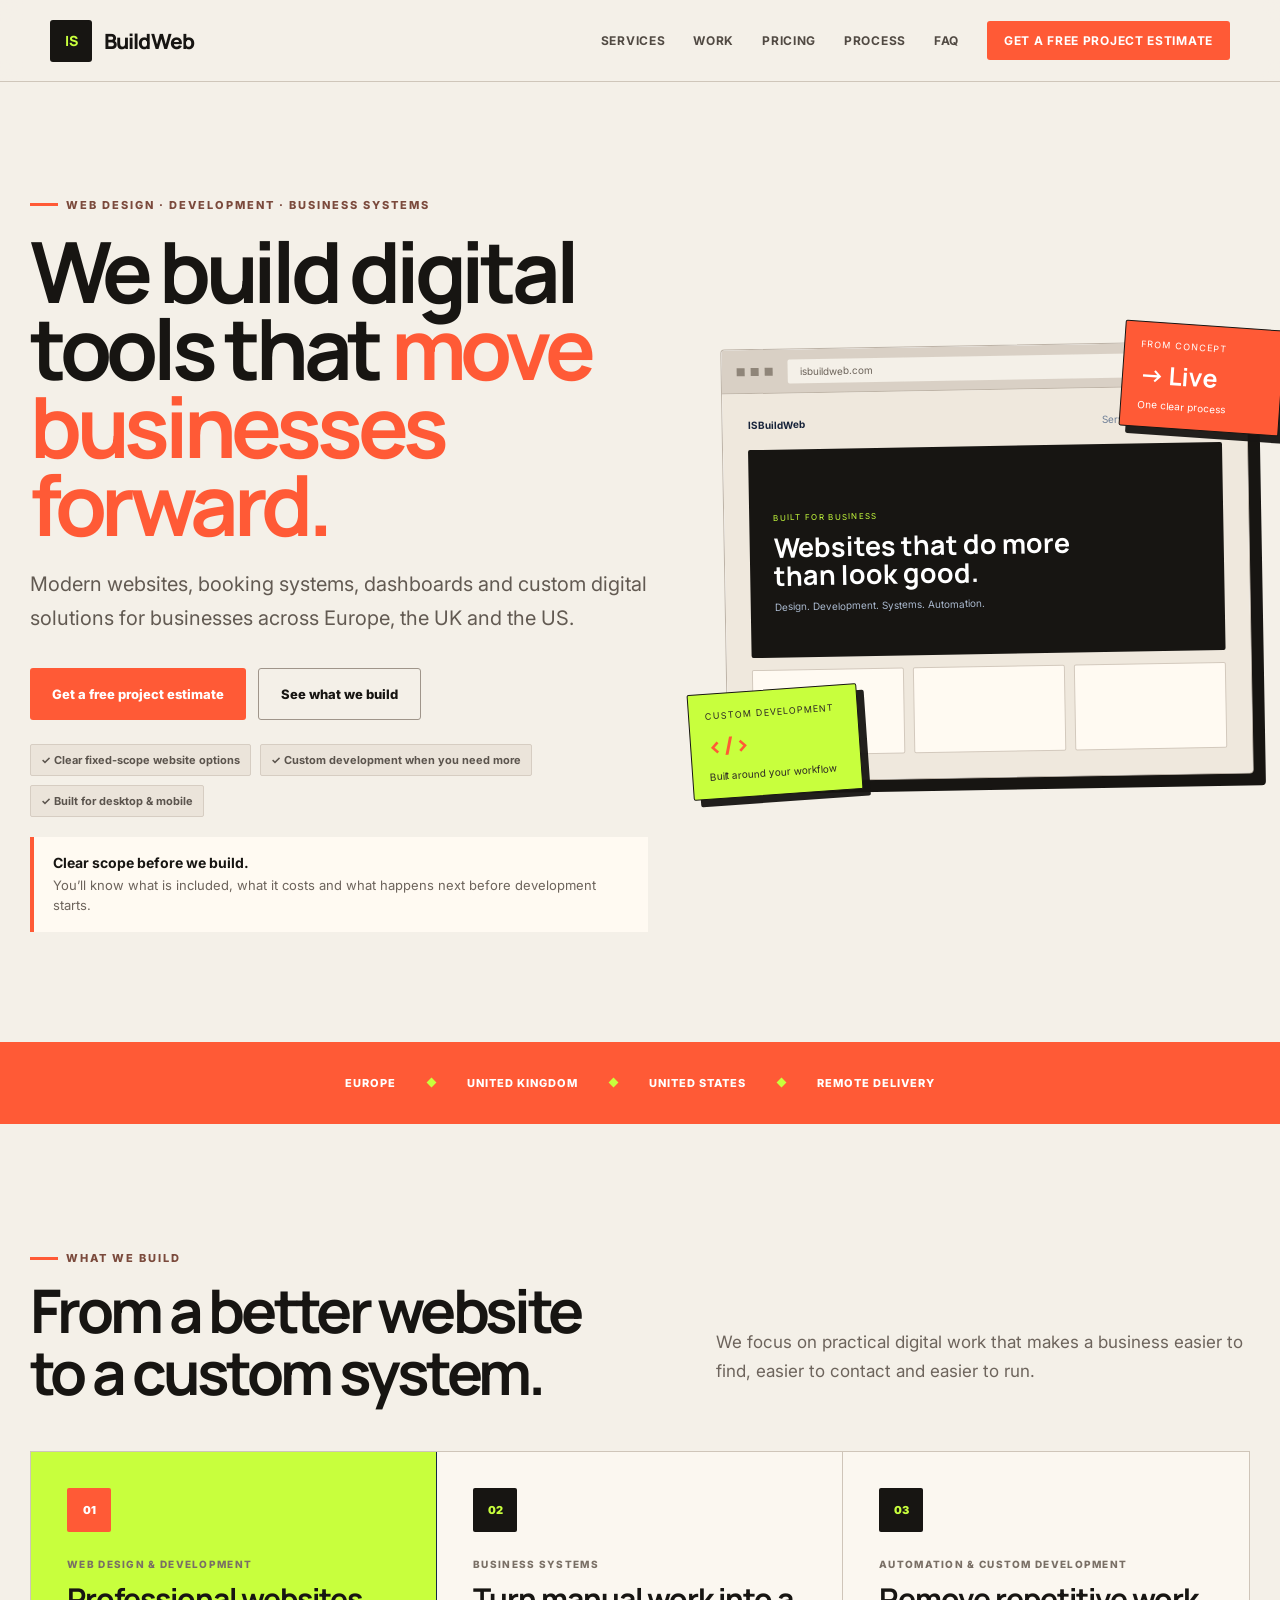
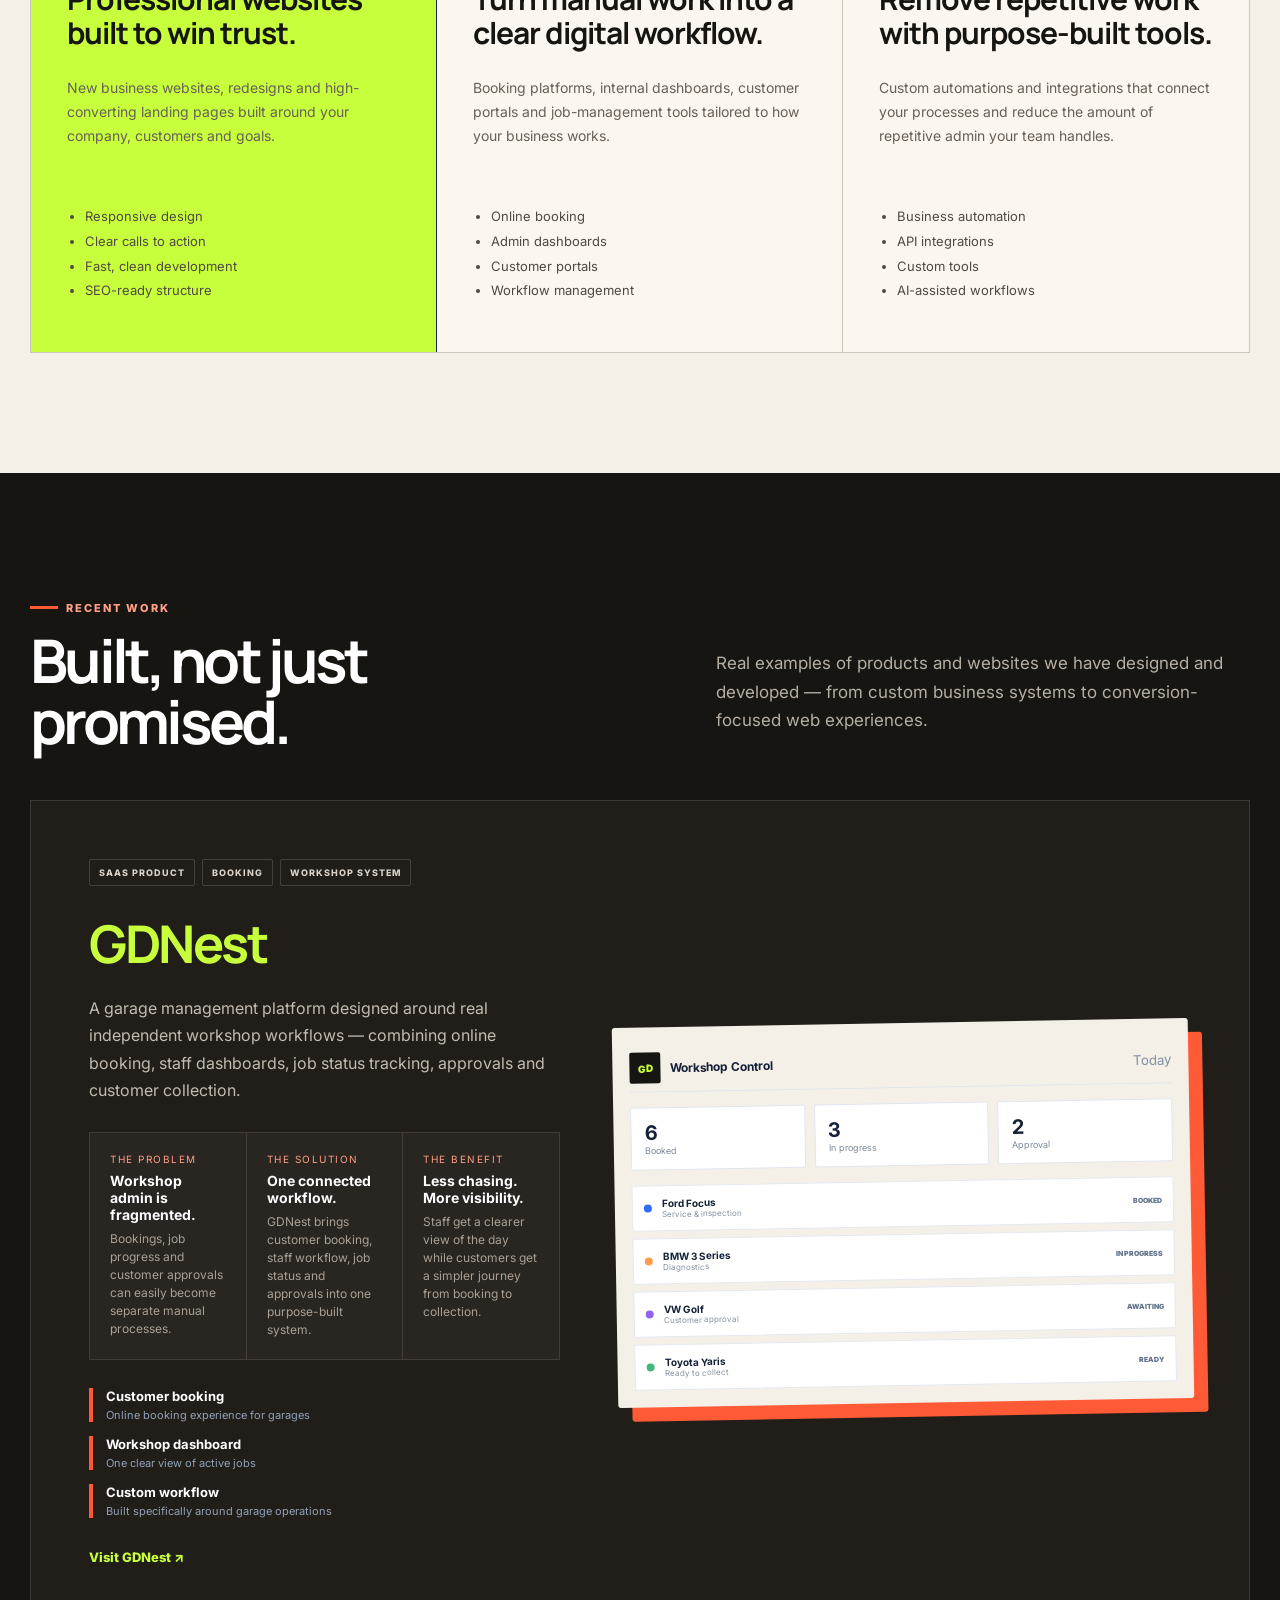
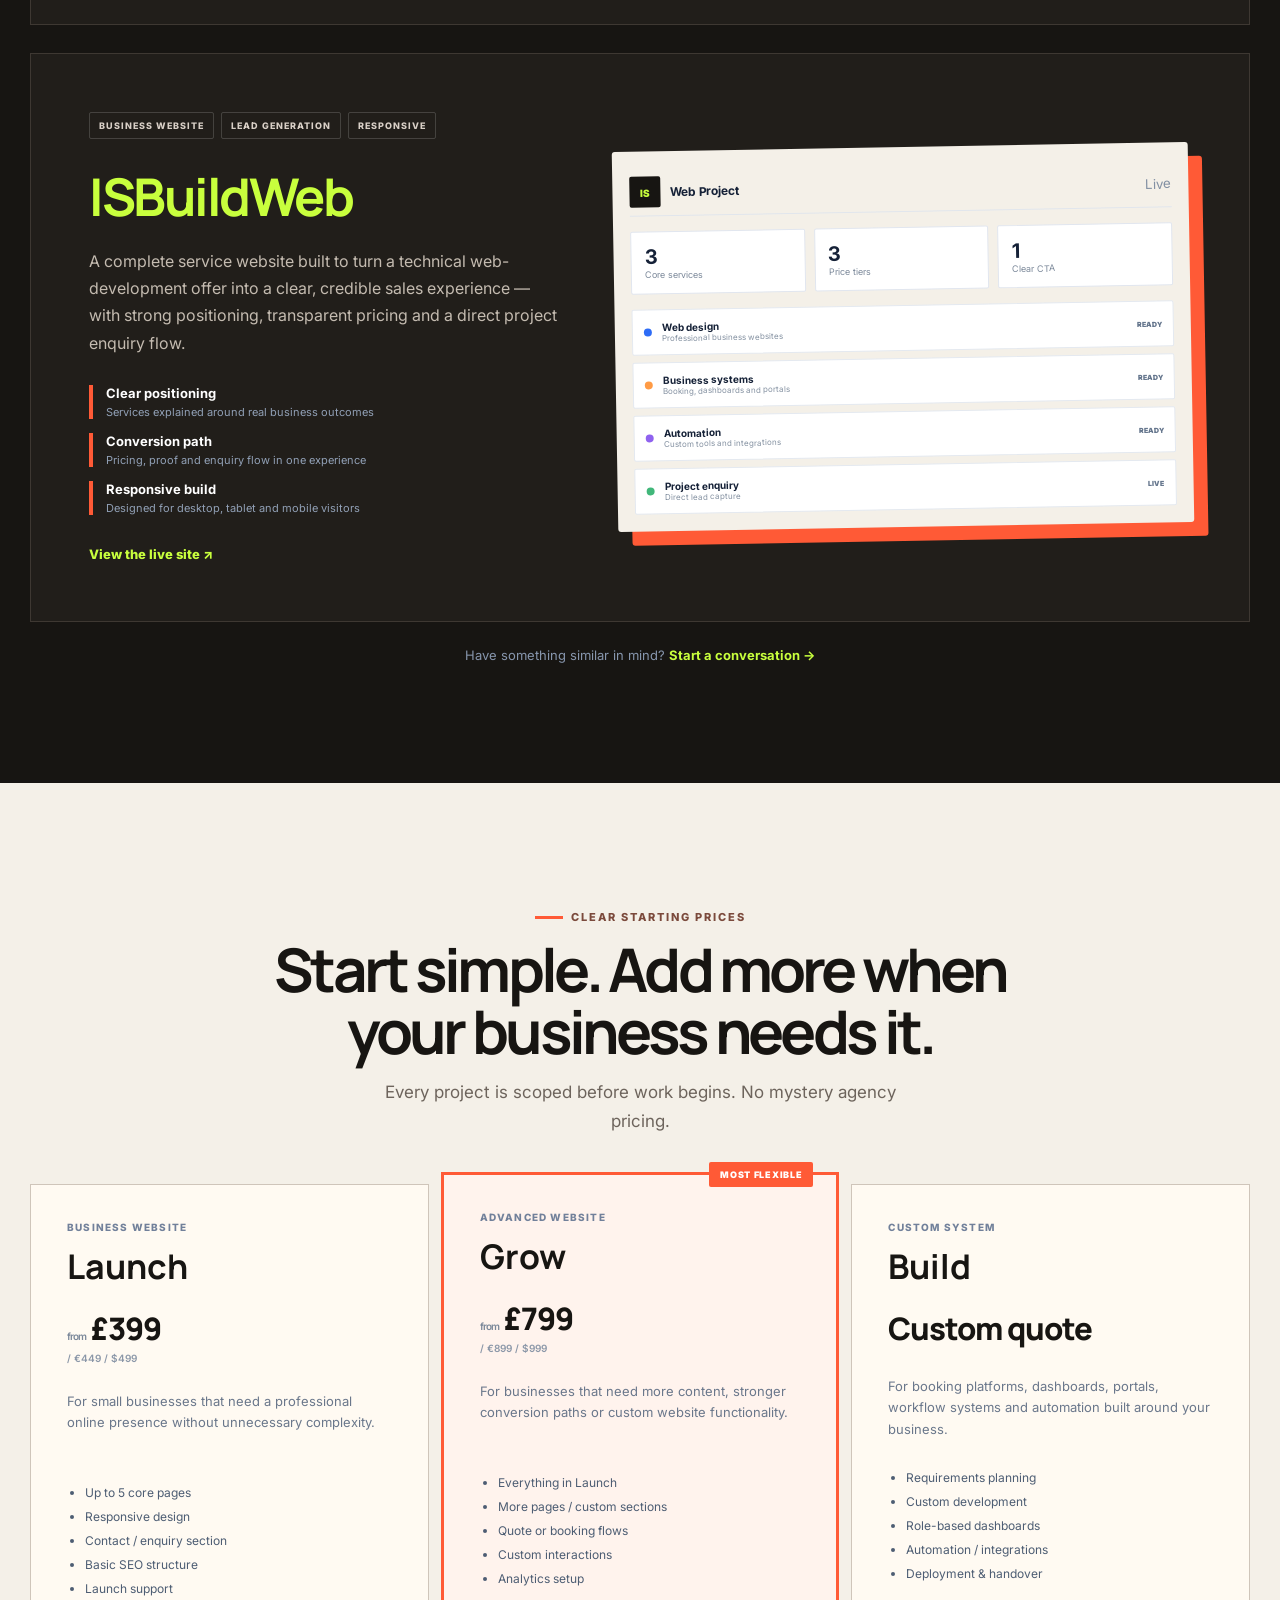
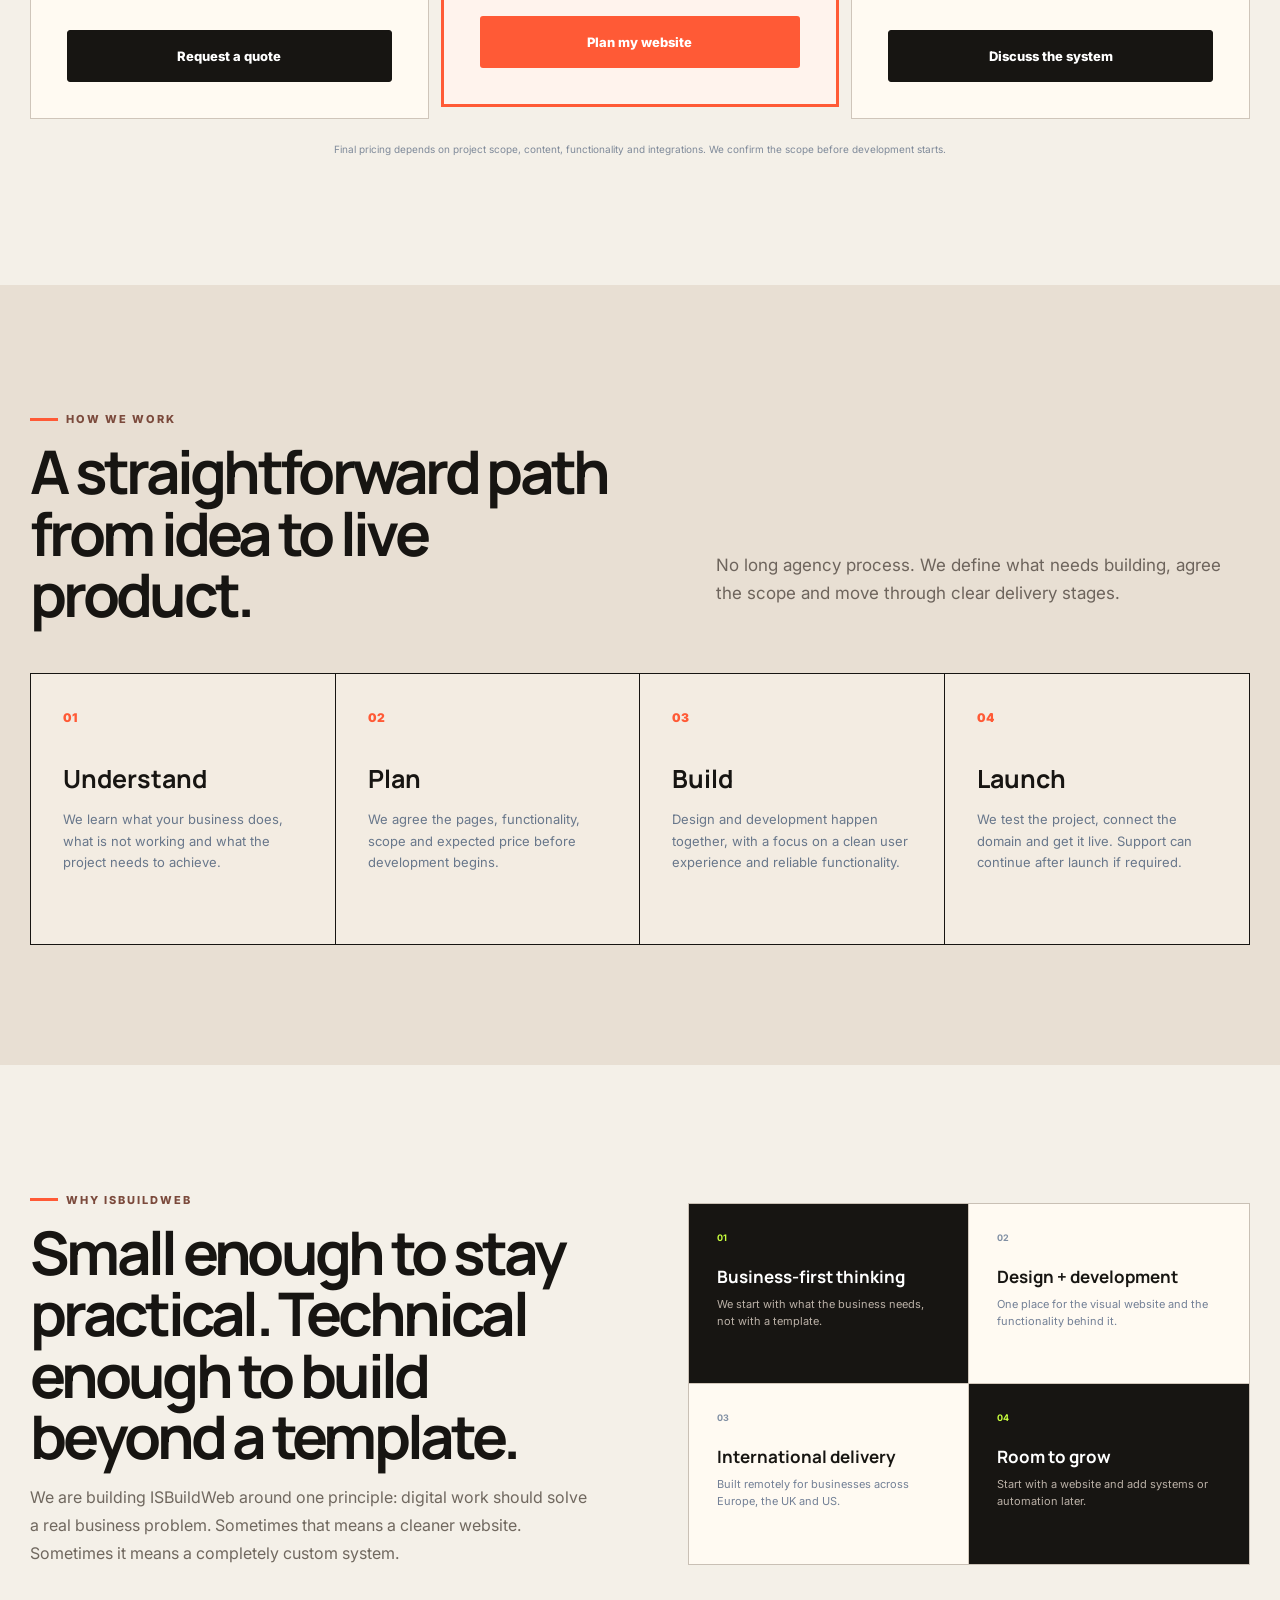
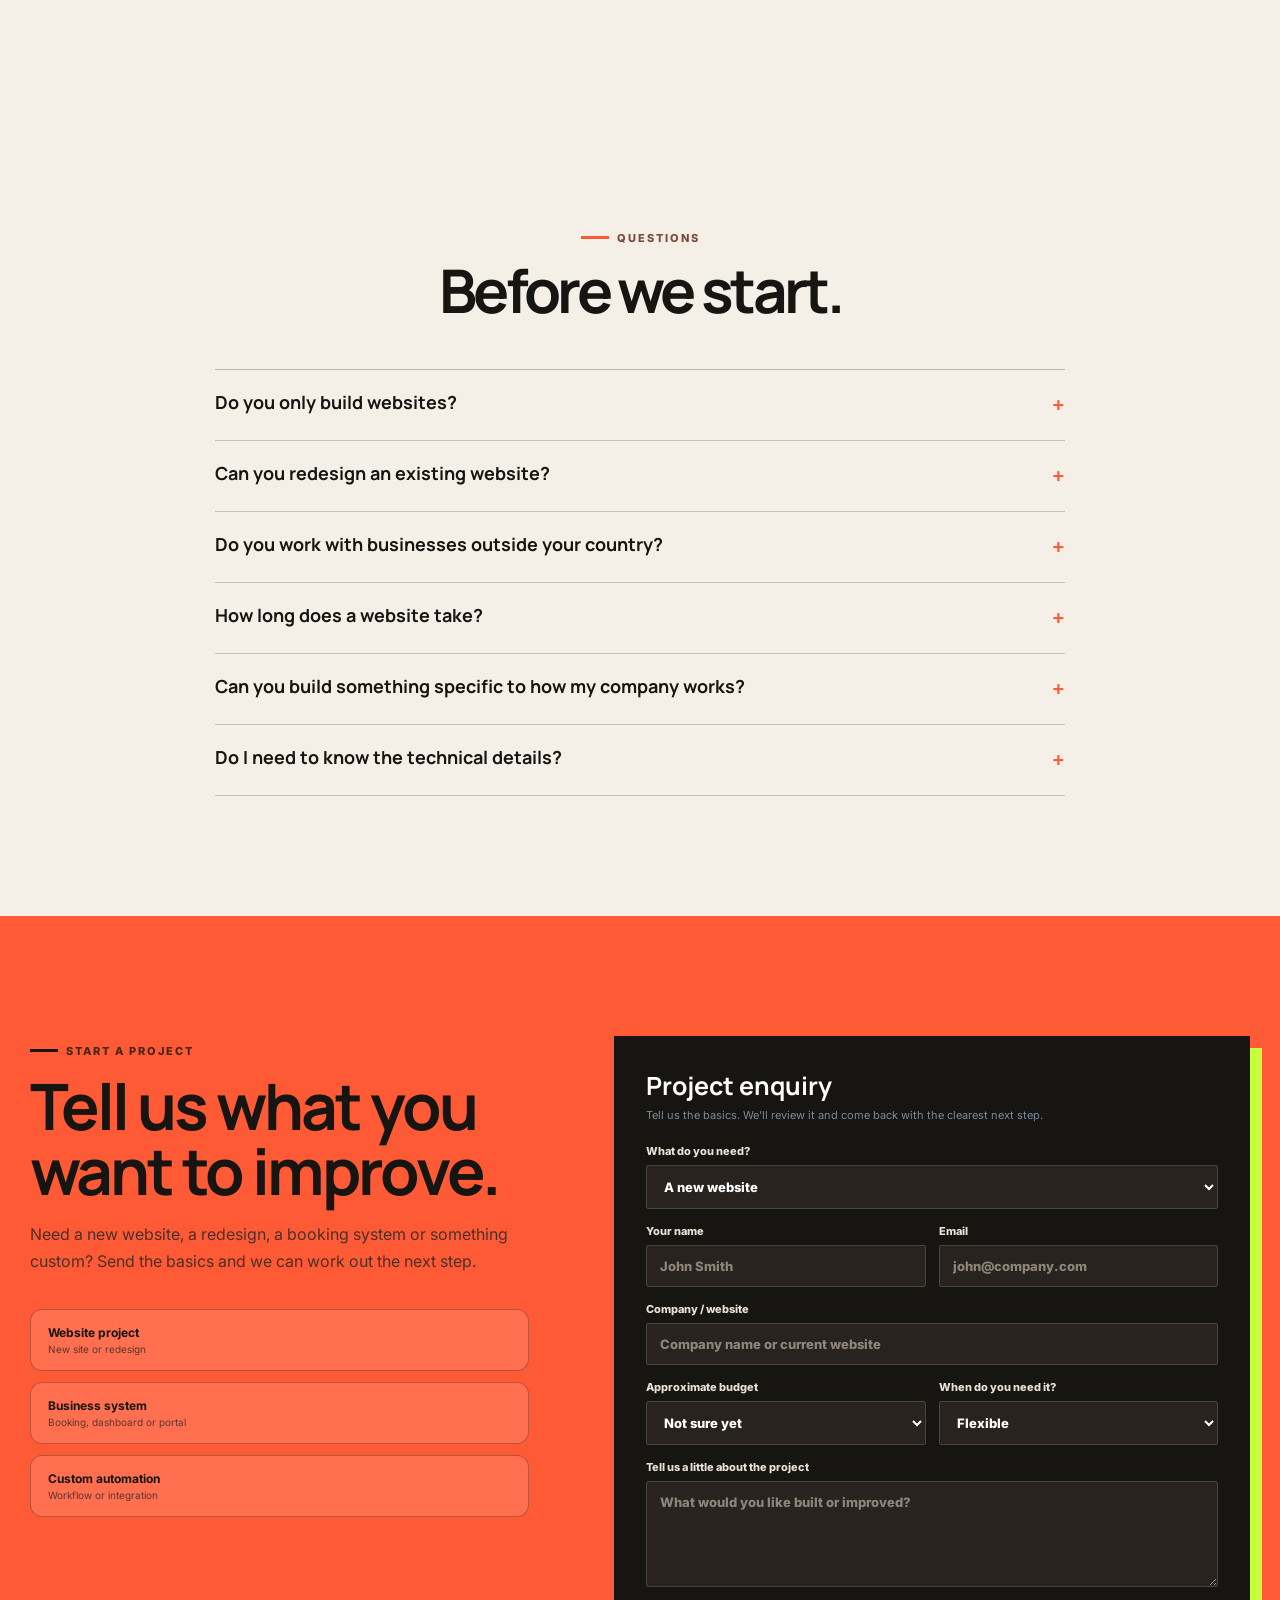
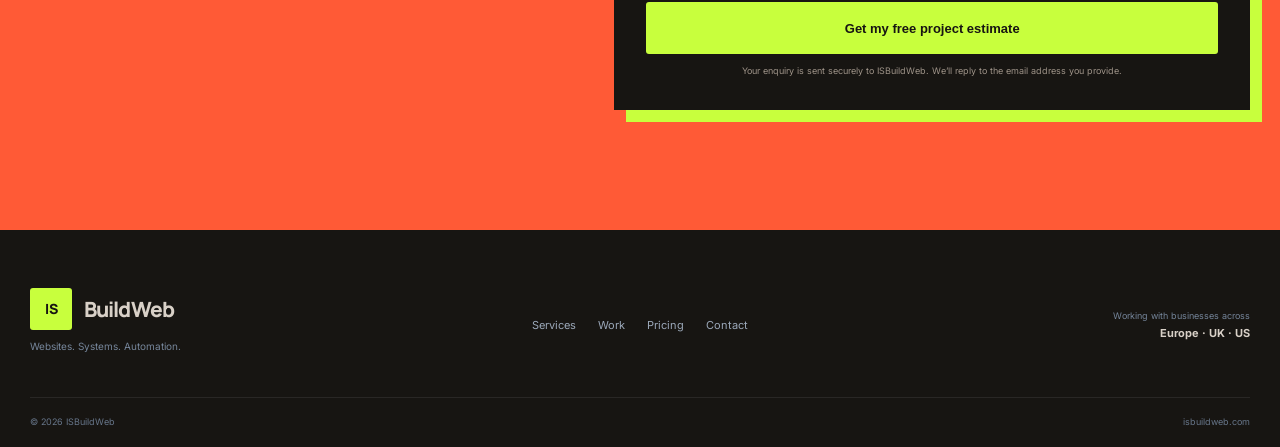
<file: index.html>
<!doctype html>
<html lang="en">
<head>
  <meta charset="utf-8">
  <meta name="viewport" content="width=device-width,initial-scale=1">
  <title>ISBuildWeb | Web Design, Development & Business Systems</title>
  <meta name="description" content="ISBuildWeb builds professional websites, booking systems, dashboards and custom business automation for companies across the UK, Europe and the US.">
  <meta name="robots" content="index,follow,max-image-preview:large">
  <link rel="canonical" href="https://www.isbuildweb.com/">
  <meta property="og:type" content="website">
  <meta property="og:site_name" content="ISBuildWeb">
  <meta property="og:title" content="ISBuildWeb | Websites, Systems & Automation">
  <meta property="og:description" content="Professional websites and custom digital systems built around real business needs.">
  <meta property="og:url" content="https://www.isbuildweb.com/">
  <meta name="twitter:card" content="summary_large_image">
  <meta name="twitter:title" content="ISBuildWeb | Websites, Systems & Automation">
  <meta name="twitter:description" content="Professional websites and custom digital systems built around real business needs.">
  <meta name="theme-color" content="#111111">
  <link rel="icon" href="data:image/svg+xml,<svg xmlns=%22http://www.w3.org/2000/svg%22 viewBox=%220 0 64 64%22><rect width=%2264%22 height=%2264%22 rx=%2212%22 fill=%22%23111111%22/><text x=%2232%22 y=%2242%22 text-anchor=%22middle%22 font-family=%22Arial%22 font-size=%2230%22 font-weight=%22700%22 fill=%22%23ff5c35%22>IS</text></svg>">
  <link rel="preconnect" href="https://fonts.googleapis.com">
  <link rel="preconnect" href="https://fonts.gstatic.com" crossorigin>
  <link href="https://fonts.googleapis.com/css2?family=Inter:wght@400;500;600;700;800&family=Manrope:wght@600;700;800&display=swap" rel="stylesheet">
  <link rel="stylesheet" href="styles.css">
  <link rel="stylesheet" href="theme-v2.css">
</head>
<body>
  <div class="page-glow glow-one"></div>
  <div class="page-glow glow-two"></div>

  <header class="topbar">
    <a class="brand" href="#top" aria-label="ISBuildWeb home"><span class="brand-mark">IS</span><span class="brand-name">BuildWeb</span></a>
    <nav><a href="#services">Services</a><a href="#work">Work</a><a href="#pricing">Pricing</a><a href="#process">Process</a><a href="#faq">FAQ</a><a class="nav-cta" href="#contact">Start a project</a></nav>
    <button class="menu-btn" aria-label="Open menu" aria-expanded="false">☰</button>
  </header>

  <main id="top">
    <section class="hero shell">
      <div class="hero-copy"><span class="eyebrow">Web design · Development · Business systems</span><h1>We build digital tools that <span>move businesses forward.</span></h1><p class="hero-lead">Modern websites, booking systems, dashboards and custom digital solutions for businesses across Europe, the UK and the US.</p><div class="hero-actions"><a class="btn primary" href="#contact">Tell us about your project</a><a class="btn secondary" href="#work">See what we build</a></div><div class="hero-proof"><span>✓ Clear fixed-scope website options</span><span>✓ Custom development when you need more</span><span>✓ Built for desktop & mobile</span></div></div>
      <div class="hero-visual" aria-label="ISBuildWeb project interface preview"><div class="browser-card main-browser"><div class="browser-bar"><i></i><i></i><i></i><span>isbuildweb.com</span></div><div class="browser-body"><div class="mini-nav"><b>ISBuildWeb</b><span>Services&nbsp;&nbsp; Work&nbsp;&nbsp; Contact</span></div><div class="mini-hero"><small>BUILT FOR BUSINESS</small><strong>Websites that do more than look good.</strong><p>Design. Development. Systems. Automation.</p></div><div class="mini-cards"><span></span><span></span><span></span></div></div></div><div class="floating-card code-card"><small>Custom development</small><b>&lt;/&gt;</b><span>Built around your workflow</span></div><div class="floating-card metric-card"><small>From concept</small><b>→ Live</b><span>One clear process</span></div></div>
    </section>
    <section class="trust-strip"><span>Europe</span><i></i><span>United Kingdom</span><i></i><span>United States</span><i></i><span>Remote delivery</span></section>

    <section id="services" class="section shell"><div class="section-heading split-heading"><div><span class="eyebrow">What we build</span><h2>From a better website to a custom system.</h2></div><p>We focus on practical digital work that makes a business easier to find, easier to contact and easier to run.</p></div><div class="service-grid"><article class="service-card featured"><div class="service-icon">01</div><span class="service-label">Web design & development</span><h3>Professional websites built to win trust.</h3><p>New business websites, redesigns and high-converting landing pages built around your company, customers and goals.</p><ul><li>Responsive design</li><li>Clear calls to action</li><li>Fast, clean development</li><li>SEO-ready structure</li></ul></article><article class="service-card"><div class="service-icon">02</div><span class="service-label">Business systems</span><h3>Turn manual work into a clear digital workflow.</h3><p>Booking platforms, internal dashboards, customer portals and job-management tools tailored to how your business works.</p><ul><li>Online booking</li><li>Admin dashboards</li><li>Customer portals</li><li>Workflow management</li></ul></article><article class="service-card"><div class="service-icon">03</div><span class="service-label">Automation & custom development</span><h3>Remove repetitive work with purpose-built tools.</h3><p>Custom automations and integrations that connect your processes and reduce the amount of repetitive admin your team handles.</p><ul><li>Business automation</li><li>API integrations</li><li>Custom tools</li><li>AI-assisted workflows</li></ul></article></div></section>

    <section id="work" class="work-section section"><div class="shell"><div class="section-heading split-heading light-heading"><div><span class="eyebrow">Recent work</span><h2>Built, not just promised.</h2></div><p>Real examples of products and websites we have designed and developed — from custom business systems to conversion-focused web experiences.</p></div><article class="project-showcase"><div class="project-copy"><div class="project-tags"><span>SaaS product</span><span>Booking</span><span>Workshop system</span></div><h3>GDNest</h3><p>A garage management platform designed around real independent workshop workflows — combining online booking, staff dashboards, job status tracking, approvals and customer collection.</p><div class="project-points"><div><strong>Customer booking</strong><span>Online booking experience for garages</span></div><div><strong>Workshop dashboard</strong><span>One clear view of active jobs</span></div><div><strong>Custom workflow</strong><span>Built specifically around garage operations</span></div></div><a class="text-link" href="https://gdnest.com/" target="_blank" rel="noopener">Visit GDNest ↗</a></div><div class="project-ui"><div class="app-window"><div class="app-top"><span class="app-logo">GD</span><b>Workshop Control</b><small>Today</small></div><div class="app-stats"><div><strong>6</strong><span>Booked</span></div><div><strong>3</strong><span>In progress</span></div><div><strong>2</strong><span>Approval</span></div></div><div class="app-list"><div><i class="blue-dot"></i><span><b>Ford Focus</b><small>Service & inspection</small></span><em>BOOKED</em></div><div><i class="orange-dot"></i><span><b>BMW 3 Series</b><small>Diagnostics</small></span><em>IN PROGRESS</em></div><div><i class="purple-dot"></i><span><b>VW Golf</b><small>Customer approval</small></span><em>AWAITING</em></div><div><i class="green-dot"></i><span><b>Toyota Yaris</b><small>Ready to collect</small></span><em>READY</em></div></div></div></div></article><article class="project-showcase" style="margin-top:28px"><div class="project-copy"><div class="project-tags"><span>Business website</span><span>Lead generation</span><span>Responsive</span></div><h3>ISBuildWeb</h3><p>A complete service website built to turn a technical web-development offer into a clear, credible sales experience — with strong positioning, transparent pricing and a direct project enquiry flow.</p><div class="project-points"><div><strong>Clear positioning</strong><span>Services explained around real business outcomes</span></div><div><strong>Conversion path</strong><span>Pricing, proof and enquiry flow in one experience</span></div><div><strong>Responsive build</strong><span>Designed for desktop, tablet and mobile visitors</span></div></div><a class="text-link" href="https://www.isbuildweb.com/" target="_blank" rel="noopener">View the live site ↗</a></div><div class="project-ui"><div class="app-window"><div class="app-top"><span class="app-logo">IS</span><b>Web Project</b><small>Live</small></div><div class="app-stats"><div><strong>3</strong><span>Core services</span></div><div><strong>3</strong><span>Price tiers</span></div><div><strong>1</strong><span>Clear CTA</span></div></div><div class="app-list"><div><i class="blue-dot"></i><span><b>Web design</b><small>Professional business websites</small></span><em>READY</em></div><div><i class="orange-dot"></i><span><b>Business systems</b><small>Booking, dashboards and portals</small></span><em>READY</em></div><div><i class="purple-dot"></i><span><b>Automation</b><small>Custom tools and integrations</small></span><em>READY</em></div><div><i class="green-dot"></i><span><b>Project enquiry</b><small>Direct lead capture</small></span><em>LIVE</em></div></div></div></div></article><div class="next-project">Have something similar in mind? <a href="#contact">Start a conversation →</a></div></div></section>

    <section id="pricing" class="section shell pricing-section"><div class="section-heading centered-heading"><span class="eyebrow">Clear starting prices</span><h2>Start simple. Add more when your business needs it.</h2><p>Every project is scoped before work begins. No mystery agency pricing.</p></div><div class="pricing-grid"><article class="price-card"><span class="price-kicker">Business website</span><h3>Launch</h3><p class="price"><small>from</small> £399 <em>/ €449 / $499</em></p><p class="price-intro">For small businesses that need a professional online presence without unnecessary complexity.</p><ul><li>Up to 5 core pages</li><li>Responsive design</li><li>Contact / enquiry section</li><li>Basic SEO structure</li><li>Launch support</li></ul><a class="btn secondary dark-btn" href="#contact">Request a quote</a></article><article class="price-card popular"><div class="popular-badge">Most flexible</div><span class="price-kicker">Advanced website</span><h3>Grow</h3><p class="price"><small>from</small> £799 <em>/ €899 / $999</em></p><p class="price-intro">For businesses that need more content, stronger conversion paths or custom website functionality.</p><ul><li>Everything in Launch</li><li>More pages / custom sections</li><li>Quote or booking flows</li><li>Custom interactions</li><li>Analytics setup</li></ul><a class="btn primary" href="#contact">Plan my website</a></article><article class="price-card"><span class="price-kicker">Custom system</span><h3>Build</h3><p class="price custom-price">Custom quote</p><p class="price-intro">For booking platforms, dashboards, portals, workflow systems and automation built around your business.</p><ul><li>Requirements planning</li><li>Custom development</li><li>Role-based dashboards</li><li>Automation / integrations</li><li>Deployment & handover</li></ul><a class="btn secondary dark-btn" href="#contact">Discuss the system</a></article></div><p class="pricing-note">Final pricing depends on project scope, content, functionality and integrations. We confirm the scope before development starts.</p></section>

    <section id="process" class="process-section section"><div class="shell"><div class="section-heading split-heading"><div><span class="eyebrow">How we work</span><h2>A straightforward path from idea to live product.</h2></div><p>No long agency process. We define what needs building, agree the scope and move through clear delivery stages.</p></div><div class="process-grid"><article><span>01</span><h3>Understand</h3><p>We learn what your business does, what is not working and what the project needs to achieve.</p></article><article><span>02</span><h3>Plan</h3><p>We agree the pages, functionality, scope and expected price before development begins.</p></article><article><span>03</span><h3>Build</h3><p>Design and development happen together, with a focus on a clean user experience and reliable functionality.</p></article><article><span>04</span><h3>Launch</h3><p>We test the project, connect the domain and get it live. Support can continue after launch if required.</p></article></div></div></section>

    <section class="why-section section shell"><div class="why-copy"><span class="eyebrow">Why ISBuildWeb</span><h2>Small enough to stay practical. Technical enough to build beyond a template.</h2><p>We are building ISBuildWeb around one principle: digital work should solve a real business problem. Sometimes that means a cleaner website. Sometimes it means a completely custom system.</p></div><div class="why-grid"><div><b>01</b><strong>Business-first thinking</strong><span>We start with what the business needs, not with a template.</span></div><div><b>02</b><strong>Design + development</strong><span>One place for the visual website and the functionality behind it.</span></div><div><b>03</b><strong>International delivery</strong><span>Built remotely for businesses across Europe, the UK and US.</span></div><div><b>04</b><strong>Room to grow</strong><span>Start with a website and add systems or automation later.</span></div></div></section>

    <section id="faq" class="faq-section section shell"><div class="section-heading centered-heading"><span class="eyebrow">Questions</span><h2>Before we start.</h2></div><div class="faq-list"><details><summary>Do you only build websites?</summary><p>No. Websites are one part of what we do. We also build booking systems, dashboards, portals, workflow tools and business automation.</p></details><details><summary>Can you redesign an existing website?</summary><p>Yes. We can rebuild an outdated site while keeping the useful parts of your current content and brand.</p></details><details><summary>Do you work with businesses outside your country?</summary><p>Yes. ISBuildWeb is designed as a remote-first service for clients across Europe, the United Kingdom and the United States.</p></details><details><summary>How long does a website take?</summary><p>A focused small-business website can often be completed much faster than a large custom project. We give you a realistic delivery estimate once the scope and content are clear.</p></details><details><summary>Can you build something specific to how my company works?</summary><p>Yes. That is exactly where custom development is useful. We can design a workflow around your staff, customers, jobs, bookings or internal processes instead of forcing your business into generic software.</p></details><details><summary>Do I need to know the technical details?</summary><p>No. Tell us the business problem and what you want the finished result to do. We can work out the technical approach.</p></details></div></section>

    <section id="contact" class="contact-section section"><div class="shell contact-shell"><div class="contact-copy"><span class="eyebrow">Start a project</span><h2>Tell us what you want to improve.</h2><p>Need a new website, a redesign, a booking system or something custom? Send the basics and we can work out the next step.</p><div class="contact-points"><span><b>Website project</b><small>New site or redesign</small></span><span><b>Business system</b><small>Booking, dashboard or portal</small></span><span><b>Custom automation</b><small>Workflow or integration</small></span></div></div><form class="contact-form" id="projectForm" action="https://formsubmit.co/isbuildweb@isbuildweb.com" method="POST"><input type="hidden" name="_subject" value="New ISBuildWeb project enquiry"><input type="hidden" name="_template" value="table"><input type="hidden" name="_next" value="https://www.isbuildweb.com/thank-you.html"><input type="hidden" name="_captcha" value="false"><input type="text" name="_honey" style="display:none"><div class="form-heading"><strong>Project enquiry</strong><span>Usually takes less than 2 minutes.</span></div><label>What do you need?<select id="projectType" name="Project type" required><option value="Website">A new website</option><option value="Redesign">Website redesign</option><option value="System">Booking / business system</option><option value="Automation">Automation / custom development</option><option value="Other">Something else</option></select></label><div class="form-two"><label>Your name<input id="name" name="Name" type="text" required placeholder="John Smith"></label><label>Email<input id="email" name="Email" type="email" required placeholder="john@company.com"></label></div><label>Company / website<input id="company" name="Company or website" type="text" placeholder="Company name or current website"></label><label>Tell us a little about the project<textarea id="message" name="Project details" required rows="5" placeholder="What would you like built or improved?"></textarea></label><button class="btn primary submit" type="submit">Send enquiry</button><small class="form-note">Your enquiry is sent securely to ISBuildWeb. We’ll reply to the email address you provide.</small></form></div></section>
  </main>

  <footer><div class="footer-inner shell"><div class="footer-brand"><a class="brand" href="#top"><span class="brand-mark">IS</span><span class="brand-name">BuildWeb</span></a><p>Websites. Systems. Automation.</p></div><div class="footer-links"><a href="#services">Services</a><a href="#work">Work</a><a href="#pricing">Pricing</a><a href="#contact">Contact</a></div><div class="footer-region"><small>Working with businesses across</small><strong>Europe · UK · US</strong></div></div><div class="footer-bottom shell"><span>© <span id="year"></span> ISBuildWeb</span><span>isbuildweb.com</span></div></footer>
  <script src="script.js"></script>
</body>
</html>
</file>
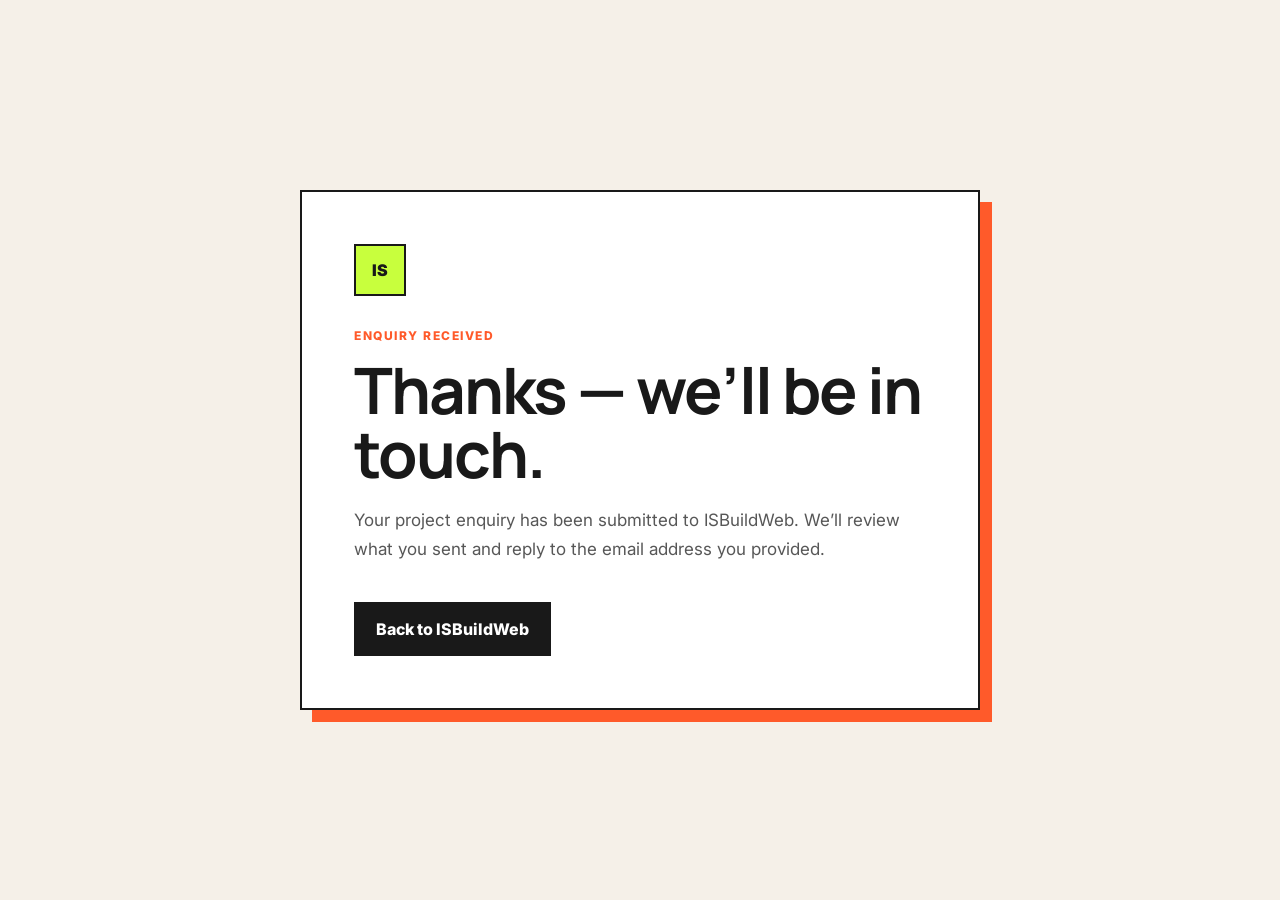
<file: thank-you.html>
<!doctype html>
<html lang="en">
<head>
  <meta charset="utf-8">
  <meta name="viewport" content="width=device-width,initial-scale=1">
  <title>Thank you | ISBuildWeb</title>
  <meta name="robots" content="noindex">
  <link rel="preconnect" href="https://fonts.googleapis.com">
  <link rel="preconnect" href="https://fonts.gstatic.com" crossorigin>
  <link href="https://fonts.googleapis.com/css2?family=Inter:wght@400;500;600;700;800&family=Manrope:wght@600;700;800&display=swap" rel="stylesheet">
  <style>
    *{box-sizing:border-box}body{margin:0;min-height:100vh;display:grid;place-items:center;background:#f5f0e8;color:#191919;font-family:Inter,system-ui,sans-serif;padding:24px}.card{width:min(680px,100%);background:#fff;border:2px solid #191919;padding:52px;box-shadow:12px 12px 0 #ff5a2a}.mark{display:grid;place-items:center;width:52px;height:52px;background:#c8ff3d;border:2px solid #191919;font-weight:900;margin-bottom:28px}.eyebrow{font-size:12px;font-weight:800;letter-spacing:1.5px;text-transform:uppercase;color:#ff5a2a}.card h1{font-family:Manrope,sans-serif;font-size:clamp(38px,7vw,64px);line-height:1;margin:14px 0 20px;letter-spacing:-2px}.card p{font-size:17px;line-height:1.7;color:#575757;max-width:560px}.btn{display:inline-flex;margin-top:22px;background:#191919;color:#fff;text-decoration:none;padding:15px 20px;font-weight:800;border:2px solid #191919}.btn:hover{background:#ff5a2a}@media(max-width:600px){.card{padding:34px 24px;box-shadow:7px 7px 0 #ff5a2a}}
  </style>
</head>
<body>
  <main class="card">
    <div class="mark">IS</div>
    <span class="eyebrow">Enquiry received</span>
    <h1>Thanks — we’ll be in touch.</h1>
    <p>Your project enquiry has been submitted to ISBuildWeb. We’ll review what you sent and reply to the email address you provided.</p>
    <a class="btn" href="https://www.isbuildweb.com/">Back to ISBuildWeb</a>
  </main>
</body>
</html>
</file>
<file: styles.css>
:root{--bg:#f6f7fb;--ink:#0e1728;--muted:#627087;--line:#dce2ec;--blue:#2e6cf6;--blue2:#6c49ff;--navy:#07101f;--panel:#101c30;--white:#fff;--lime:#bbf451;--shadow:0 24px 70px rgba(13,27,52,.13)}*{box-sizing:border-box}html{scroll-behavior:smooth}body{margin:0;font-family:Inter,system-ui,-apple-system,Segoe UI,sans-serif;color:var(--ink);background:var(--bg);overflow-x:hidden}a{text-decoration:none;color:inherit}.shell{width:min(1180px,calc(100% - 44px));margin-inline:auto}.page-glow{position:fixed;border-radius:50%;filter:blur(80px);pointer-events:none;z-index:-1;opacity:.35}.glow-one{width:430px;height:430px;background:#b9caff;right:-170px;top:180px}.glow-two{width:360px;height:360px;background:#d6c5ff;left:-180px;top:690px}.topbar{height:78px;display:flex;align-items:center;justify-content:space-between;padding:0 max(24px,calc((100vw - 1180px)/2));position:sticky;top:0;z-index:50;background:rgba(246,247,251,.88);backdrop-filter:blur(18px);border-bottom:1px solid rgba(17,31,54,.08)}.brand{display:flex;align-items:center;gap:10px;font-family:Manrope,sans-serif;font-weight:800}.brand-mark{display:grid;place-items:center;width:39px;height:39px;border-radius:11px;background:linear-gradient(135deg,var(--blue),var(--blue2));color:#fff;font-size:15px;box-shadow:0 10px 22px rgba(46,108,246,.24)}.brand-name{font-size:20px;letter-spacing:-.7px}.topbar nav{display:flex;align-items:center;gap:26px;font-size:13px;font-weight:700;color:#4e5e74}.topbar nav a:hover{color:var(--ink)}.nav-cta{padding:11px 16px;border-radius:10px;background:var(--ink);color:#fff!important}.menu-btn{display:none;border:0;background:transparent;font-size:25px}.hero{min-height:720px;padding:96px 0 100px;display:grid;grid-template-columns:1.04fr .96fr;gap:70px;align-items:center}.eyebrow{display:inline-flex;align-items:center;gap:8px;font-size:11px;font-weight:800;letter-spacing:1.7px;text-transform:uppercase;color:#4d69a5}.eyebrow:before{content:"";width:22px;height:2px;background:linear-gradient(90deg,var(--blue),var(--blue2))}.hero h1{font-family:Manrope,sans-serif;font-size:clamp(52px,6vw,79px);line-height:.98;letter-spacing:-4.2px;margin:20px 0 26px;max-width:760px}.hero h1 span{background:linear-gradient(100deg,var(--blue),var(--blue2));-webkit-background-clip:text;color:transparent}.hero-lead{max-width:680px;font-size:19px;line-height:1.68;color:var(--muted)}.hero-actions{display:flex;gap:12px;flex-wrap:wrap;margin-top:32px}.btn{min-height:50px;display:inline-flex;align-items:center;justify-content:center;padding:0 20px;border-radius:11px;font-weight:800;font-size:13px;border:0;cursor:pointer;transition:.18s}.btn:hover{transform:translateY(-2px)}.primary{background:linear-gradient(135deg,var(--blue),var(--blue2));color:#fff;box-shadow:0 12px 30px rgba(57,91,231,.24)}.secondary{background:#fff;border:1px solid var(--line);color:var(--ink)}.hero-proof{display:flex;flex-wrap:wrap;gap:9px;margin-top:24px}.hero-proof span{font-size:11px;font-weight:700;color:#52627a;padding:8px 10px;background:#fff;border:1px solid #e0e5ee;border-radius:999px}.hero-visual{position:relative;min-height:520px;display:grid;place-items:center}.browser-card{background:#fff;border:1px solid rgba(15,35,64,.12);border-radius:18px;box-shadow:var(--shadow);overflow:hidden}.main-browser{width:100%;transform:rotate(1.2deg)}.browser-bar{height:44px;display:flex;align-items:center;gap:6px;padding:0 15px;background:#eff2f7;border-bottom:1px solid #dde3eb}.browser-bar i{width:8px;height:8px;border-radius:50%;background:#b8c0cd}.browser-bar span{margin-left:9px;font-size:10px;color:#7b8798;background:#fff;padding:6px 12px;border-radius:7px;flex:1}.browser-body{padding:25px;background:linear-gradient(160deg,#fbfcff,#f1f4fb)}.mini-nav{display:flex;justify-content:space-between;font-size:10px;color:#708098}.mini-nav b{color:#17233a}.mini-hero{padding:55px 24px 35px;background:linear-gradient(135deg,#091527,#142647);border-radius:14px;margin-top:19px;color:#fff}.mini-hero small{font-size:8px;letter-spacing:1.3px;color:#97b5ea}.mini-hero strong{display:block;font-family:Manrope,sans-serif;font-size:27px;line-height:1.05;max-width:320px;margin-top:9px}.mini-hero p{font-size:10px;color:#a9b8cd}.mini-cards{display:grid;grid-template-columns:repeat(3,1fr);gap:9px;margin-top:12px}.mini-cards span{height:86px;border-radius:10px;background:#fff;border:1px solid #e0e6ef}.floating-card{position:absolute;background:#fff;border:1px solid #dfe5ee;border-radius:14px;box-shadow:0 18px 46px rgba(16,37,72,.15);padding:16px;display:flex;flex-direction:column}.floating-card small{font-size:9px;color:#7a8798;text-transform:uppercase;letter-spacing:1px}.floating-card b{font-family:Manrope,sans-serif;font-size:25px;color:var(--blue);margin:7px 0}.floating-card span{font-size:10px;color:#66758a}.code-card{left:-34px;bottom:46px;width:170px;transform:rotate(-4deg)}.metric-card{right:-32px;top:44px;width:160px;transform:rotate(4deg)}.trust-strip{height:76px;background:var(--navy);color:#c7d1e1;display:flex;align-items:center;justify-content:center;gap:30px;font-size:11px;font-weight:800;letter-spacing:1px;text-transform:uppercase}.trust-strip i{width:4px;height:4px;border-radius:50%;background:var(--lime)}.section{padding:110px 0}.section-heading{margin-bottom:48px}.split-heading{display:grid;grid-template-columns:1.05fr .95fr;gap:80px;align-items:end}.section-heading h2,.why-copy h2{font-family:Manrope,sans-serif;font-size:clamp(38px,4.7vw,61px);line-height:1.02;letter-spacing:-3px;margin:15px 0 0}.section-heading>p,.split-heading>p{color:var(--muted);font-size:17px;line-height:1.7;max-width:540px}.service-grid{display:grid;grid-template-columns:repeat(3,1fr);gap:16px}.service-card{background:#fff;border:1px solid #e0e5ed;border-radius:18px;padding:31px;min-height:480px;display:flex;flex-direction:column;box-shadow:0 12px 36px rgba(25,45,79,.06)}.service-card.featured{background:linear-gradient(160deg,#0a172a,#132746);color:#fff;border-color:#132746}.service-icon{width:44px;height:44px;display:grid;place-items:center;border-radius:11px;background:#edf3ff;color:var(--blue);font-size:11px;font-weight:900}.featured .service-icon{background:rgba(255,255,255,.1);color:#bcd0ff}.service-label{text-transform:uppercase;letter-spacing:1.3px;font-size:10px;font-weight:800;color:#6882ad;margin-top:26px}.featured .service-label{color:#90a9d0}.service-card h3{font-family:Manrope,sans-serif;font-size:28px;line-height:1.14;letter-spacing:-1px;margin:12px 0}.service-card p{font-size:14px;line-height:1.7;color:#69778b}.featured p{color:#aebcd0}.service-card ul{padding-left:18px;margin-top:auto;color:#526177;font-size:13px;line-height:1.9}.featured ul{color:#d1d9e7}.work-section{background:var(--navy);color:#fff}.light-heading .eyebrow{color:#9db9ef}.light-heading p{color:#9caac0}.project-showcase{background:linear-gradient(135deg,#101e34,#142947);border:1px solid rgba(255,255,255,.1);border-radius:22px;padding:50px;display:grid;grid-template-columns:.9fr 1.1fr;gap:55px;align-items:center;overflow:hidden}.project-tags{display:flex;gap:7px;flex-wrap:wrap}.project-tags span{font-size:9px;font-weight:800;text-transform:uppercase;letter-spacing:1px;color:#b9c9e1;border:1px solid rgba(255,255,255,.16);padding:7px 9px;border-radius:999px}.project-copy h3{font-family:Manrope,sans-serif;font-size:52px;letter-spacing:-2.5px;margin:22px 0 15px}.project-copy>p{font-size:16px;line-height:1.7;color:#b4c0d2}.project-points{display:grid;gap:14px;margin:28px 0}.project-points div{border-left:2px solid #436ff3;padding-left:13px}.project-points strong,.project-points span{display:block}.project-points strong{font-size:13px}.project-points span{font-size:11px;color:#91a0b6;margin-top:4px}.text-link{font-size:13px;font-weight:800;color:#a9c2ff}.project-ui{position:relative}.app-window{background:#f7f9fc;color:#152137;border-radius:16px;padding:17px;box-shadow:0 30px 80px rgba(0,0,0,.28);transform:rotate(1.5deg)}.app-top{height:48px;display:flex;align-items:center;gap:9px;border-bottom:1px solid #e1e6ed}.app-logo{display:grid;place-items:center;width:31px;height:31px;border-radius:8px;background:#2e6cf6;color:#fff;font-size:10px;font-weight:900}.app-top b{font-size:12px}.app-top small{margin-left:auto;color:#8290a3}.app-stats{display:grid;grid-template-columns:repeat(3,1fr);gap:9px;margin:15px 0}.app-stats div{padding:13px;background:#fff;border:1px solid #e1e6ef;border-radius:10px}.app-stats strong,.app-stats span{display:block}.app-stats strong{font-size:20px}.app-stats span{font-size:9px;color:#7c899a}.app-list{display:grid;gap:7px}.app-list>div{display:flex;align-items:center;gap:10px;padding:11px;background:#fff;border:1px solid #e4e9f0;border-radius:9px}.app-list i{width:8px;height:8px;border-radius:50%}.blue-dot{background:#2e6cf6}.orange-dot{background:#ff9b45}.purple-dot{background:#8f62ef}.green-dot{background:#41b77a}.app-list span{display:flex;flex-direction:column}.app-list b{font-size:10px}.app-list small{font-size:8px;color:#8491a1}.app-list em{margin-left:auto;font-style:normal;font-size:7px;font-weight:900;color:#65768d}.next-project{text-align:center;margin-top:25px;color:#8796ad;font-size:13px}.next-project a{color:#c7d8ff;font-weight:700}.centered-heading{text-align:center;max-width:770px;margin:0 auto 48px}.centered-heading .eyebrow{justify-content:center}.centered-heading p{margin:16px auto 0}.pricing-grid{display:grid;grid-template-columns:repeat(3,1fr);gap:16px;align-items:stretch}.price-card{position:relative;background:#fff;border:1px solid #dfe5ed;border-radius:18px;padding:32px;box-shadow:0 12px 36px rgba(19,38,70,.06);display:flex;flex-direction:column}.price-card.popular{border:2px solid var(--blue);transform:translateY(-10px)}.popular-badge{position:absolute;top:-13px;right:23px;background:var(--blue);color:#fff;border-radius:999px;padding:7px 11px;font-size:9px;font-weight:900;text-transform:uppercase;letter-spacing:.7px}.price-kicker{font-size:10px;text-transform:uppercase;letter-spacing:1.2px;color:#71809a;font-weight:800}.price-card h3{font-family:Manrope,sans-serif;font-size:31px;margin:10px 0 4px}.price{font-family:Manrope,sans-serif;font-size:29px;font-weight:800;letter-spacing:-1px;margin:14px 0}.price small{font-family:Inter,sans-serif;font-weight:600;font-size:10px;color:#7a8799}.price em{display:block;font-family:Inter,sans-serif;font-style:normal;font-weight:600;font-size:10px;color:#8b97a8;letter-spacing:0;margin-top:3px}.custom-price{font-size:26px}.price-intro{font-size:13px;line-height:1.65;color:#6a778b;min-height:65px}.price-card ul{padding-left:18px;font-size:12px;line-height:2;color:#4d5d73;margin-bottom:25px}.price-card .btn{margin-top:auto}.dark-btn{background:#f6f8fb}.pricing-note{text-align:center;color:#7f8a9a;font-size:10px;margin-top:24px}.process-section{background:#edf1f7}.process-grid{display:grid;grid-template-columns:repeat(4,1fr);gap:1px;background:#d8e0eb;border:1px solid #d8e0eb;border-radius:16px;overflow:hidden}.process-grid article{background:#f8fafc;padding:32px;min-height:270px}.process-grid span{font-size:10px;font-weight:900;color:var(--blue)}.process-grid h3{font-family:Manrope,sans-serif;font-size:23px;margin:35px 0 10px}.process-grid p{color:#68778b;font-size:13px;line-height:1.65}.why-section{display:grid;grid-template-columns:1fr 1fr;gap:80px;align-items:center}.why-copy p{color:var(--muted);font-size:16px;line-height:1.75}.why-grid{display:grid;grid-template-columns:1fr 1fr;border:1px solid #dfe4ec;border-radius:18px;overflow:hidden}.why-grid>div{padding:28px;background:#fff;border-right:1px solid #e2e6ed;border-bottom:1px solid #e2e6ed;min-height:180px}.why-grid>div:nth-child(2n){border-right:0}.why-grid>div:nth-last-child(-n+2){border-bottom:0}.why-grid b,.why-grid strong,.why-grid span{display:block}.why-grid b{font-size:9px;color:#8190a4}.why-grid strong{font-family:Manrope,sans-serif;font-size:17px;margin:22px 0 8px}.why-grid span{font-size:11px;color:#738096;line-height:1.55}.faq-section{padding-top:70px}.faq-list{max-width:850px;margin:auto;border-top:1px solid #dce2ea}.faq-list details{border-bottom:1px solid #dce2ea;padding:20px 0}.faq-list summary{cursor:pointer;font-family:Manrope,sans-serif;font-size:17px;font-weight:700;list-style:none;display:flex;justify-content:space-between}.faq-list summary:after{content:"+";font-size:22px;color:var(--blue)}.faq-list details[open] summary:after{content:"–"}.faq-list p{color:#66758a;line-height:1.7;font-size:13px;max-width:720px}.contact-section{background:linear-gradient(135deg,#091426,#122847);color:#fff}.contact-shell{display:grid;grid-template-columns:.88fr 1.12fr;gap:85px;align-items:start}.contact-copy h2{font-family:Manrope,sans-serif;font-size:clamp(42px,5vw,64px);line-height:1.02;letter-spacing:-3px;margin:15px 0 18px}.contact-copy>p{color:#adbbce;line-height:1.7;font-size:16px}.contact-points{display:grid;gap:11px;margin-top:33px}.contact-points span{display:block;padding:15px 17px;border:1px solid rgba(255,255,255,.12);border-radius:12px;background:rgba(255,255,255,.035)}.contact-points b,.contact-points small{display:block}.contact-points b{font-size:12px}.contact-points small{font-size:10px;color:#8fa0b7;margin-top:3px}.contact-form{background:#fff;color:var(--ink);border-radius:18px;padding:31px;box-shadow:0 30px 80px rgba(0,0,0,.22)}.form-heading{margin-bottom:22px}.form-heading strong,.form-heading span{display:block}.form-heading strong{font-family:Manrope,sans-serif;font-size:25px}.form-heading span{font-size:11px;color:#7b899b;margin-top:5px}.contact-form label{display:block;font-size:11px;font-weight:800;color:#36465d;margin-bottom:15px}.contact-form input,.contact-form select,.contact-form textarea{width:100%;display:block;margin-top:7px;border:1px solid #ccd5e1;border-radius:9px;padding:12px 13px;font:inherit;font-size:13px;color:#152238;background:#fff;outline:none}.contact-form input:focus,.contact-form select:focus,.contact-form textarea:focus{border-color:var(--blue);box-shadow:0 0 0 3px rgba(46,108,246,.1)}.form-two{display:grid;grid-template-columns:1fr 1fr;gap:13px}.submit{width:100%;font-size:13px}.form-note{display:block;text-align:center;color:#8491a2;font-size:9px;line-height:1.5;margin-top:10px}footer{background:#050b15;color:#fff;padding:58px 0 20px}.footer-inner{display:grid;grid-template-columns:1fr auto 1fr;gap:40px;align-items:center}.footer-brand p{font-size:10px;color:#76869b;margin:10px 0}.footer-links{display:flex;gap:22px;font-size:11px;color:#9ba8b9}.footer-region{text-align:right}.footer-region small,.footer-region strong{display:block}.footer-region small{font-size:9px;color:#748499}.footer-region strong{font-size:11px;margin-top:5px}.footer-bottom{border-top:1px solid rgba(255,255,255,.08);margin-top:35px;padding-top:18px;display:flex;justify-content:space-between;color:#67768a;font-size:9px}@media(max-width:980px){.topbar nav{display:none;position:absolute;top:78px;left:15px;right:15px;background:#fff;border:1px solid #e0e5ec;border-radius:14px;padding:18px;flex-direction:column;align-items:stretch;box-shadow:var(--shadow)}.topbar nav.open{display:flex}.menu-btn{display:block}.hero{grid-template-columns:1fr;padding-top:70px}.hero-copy{text-align:center}.hero-copy .eyebrow{justify-content:center}.hero-lead{margin-inline:auto}.hero-actions,.hero-proof{justify-content:center}.hero-visual{max-width:700px;width:100%;margin:auto}.split-heading,.project-showcase,.why-section,.contact-shell{grid-template-columns:1fr;gap:42px}.service-grid,.pricing-grid{grid-template-columns:1fr}.price-card.popular{transform:none}.process-grid{grid-template-columns:1fr 1fr}.project-ui{max-width:700px}.footer-inner{grid-template-columns:1fr;text-align:center}.footer-links{justify-content:center}.footer-region{text-align:center}}@media(max-width:620px){.shell{width:min(100% - 30px,1180px)}.topbar{height:70px;padding:0 15px}.topbar nav{top:70px}.hero{min-height:auto;padding:60px 0 75px}.hero h1{font-size:46px;letter-spacing:-2.8px}.hero-lead{font-size:16px}.hero-actions{flex-direction:column}.hero-actions .btn{width:100%}.hero-visual{min-height:400px}.code-card{left:-3px;bottom:17px}.metric-card{right:-3px;top:5px}.trust-strip{gap:12px;flex-wrap:wrap;height:auto;padding:22px 15px}.section{padding:78px 0}.section-heading h2,.why-copy h2{letter-spacing:-2px}.service-card{min-height:auto}.project-showcase{padding:27px 20px}.project-copy h3{font-size:40px}.app-stats{grid-template-columns:1fr}.process-grid{grid-template-columns:1fr}.process-grid article{min-height:auto}.why-grid{grid-template-columns:1fr}.why-grid>div{border-right:0!important;border-bottom:1px solid #e2e6ed!important}.why-grid>div:last-child{border-bottom:0!important}.form-two{grid-template-columns:1fr}.footer-bottom{flex-direction:column;gap:7px;text-align:center}}
</file>
<file: theme-v2.css>
/* ISBuildWeb visual direction v2 — editorial studio */
:root{--bg:#f4f0e8;--ink:#171512;--muted:#70685f;--line:#d8d0c5;--blue:#ff5a36;--blue2:#ff7b44;--navy:#171512;--panel:#231f1b;--white:#fffdf8;--lime:#c8ff3d;--shadow:0 20px 50px rgba(31,25,19,.12)}
body{background:var(--bg);color:var(--ink)}
.page-glow{display:none}
.shell{width:min(1220px,calc(100% - 48px))}
.topbar{height:82px;background:rgba(244,240,232,.94);border-bottom:1px solid #cfc6ba;backdrop-filter:blur(12px)}
.brand{gap:12px}.brand-mark{width:42px;height:42px;border-radius:3px;background:var(--ink);box-shadow:none;color:var(--lime);font-size:14px}.brand-name{font-size:21px;letter-spacing:-.9px}
.topbar nav{gap:28px;color:#514a43;font-size:12px;text-transform:uppercase;letter-spacing:.7px}.nav-cta{border-radius:3px;background:var(--blue);color:#fff!important;padding:12px 17px}
.hero{min-height:760px;padding:108px 0 110px;grid-template-columns:1.08fr .92fr;gap:76px}
.eyebrow{color:#7b4a3c;letter-spacing:2px}.eyebrow:before{height:3px;width:28px;background:var(--blue)}
.hero h1{font-size:clamp(58px,6.6vw,88px);line-height:.92;letter-spacing:-5.3px}.hero h1 span{background:none;color:var(--blue)}
.hero-lead{font-size:20px;max-width:650px;color:#625a52}.btn{border-radius:3px;min-height:52px;padding:0 22px}.primary{background:var(--blue);box-shadow:none}.primary:hover{background:#e84c2c}.secondary{background:transparent;border:1px solid #9f958a}.hero-proof span{border-radius:2px;background:#ebe4da;border-color:#d6cdc2;color:#5b544d}
.scope-promise{margin-top:20px;padding:17px 19px;border-left:4px solid var(--blue);background:#fffaf2;display:flex;flex-direction:column;gap:4px;max-width:620px}.scope-promise strong{font-size:14px}.scope-promise span{font-size:13px;line-height:1.55;color:#6d645c}
.hero-visual{min-height:560px}.browser-card{border-radius:4px;border:1px solid #bdb3a7;box-shadow:12px 12px 0 #171512}.main-browser{transform:rotate(-1deg)}.browser-bar{background:#d9d0c5;border-color:#bfb5a8}.browser-bar i{border-radius:0;background:#8f8579}.browser-bar span{border-radius:2px;background:#f4f0e8;color:#6d645b}.browser-body{background:#efe8dd}.mini-hero{border-radius:2px;background:#171512}.mini-hero small{color:var(--lime)}.mini-cards span{border-radius:2px;border-color:#d3c9bd;background:#fffaf2}
.floating-card{border-radius:2px;border:1px solid #171512;box-shadow:7px 7px 0 rgba(23,21,18,.95)}.floating-card b{color:var(--blue)}.code-card{background:var(--lime)}.code-card small,.code-card span{color:#2e2a24}.metric-card{background:var(--blue);color:white}.metric-card small,.metric-card span,.metric-card b{color:#fff}
.trust-strip{height:82px;background:var(--blue);color:white;gap:32px}.trust-strip i{background:var(--lime);border-radius:0;width:7px;height:7px;transform:rotate(45deg)}
.section{padding:120px 0}.section-heading h2,.why-copy h2{letter-spacing:-3.7px}.split-heading{gap:95px}.section-heading>p,.split-heading>p{color:#6d645c}
.service-grid{gap:0;border:1px solid #cfc5b9}.service-card{border:0;border-right:1px solid #cfc5b9;border-radius:0;box-shadow:none;background:#fbf7f0;min-height:500px;padding:36px}.service-card:last-child{border-right:0}.service-card.featured{background:var(--lime);color:var(--ink)}.service-icon{border-radius:2px;background:#171512;color:var(--lime)}.featured .service-icon{background:var(--blue);color:#fff}.service-label,.featured .service-label{color:#796f65}.service-card p,.featured p{color:#685f56}.service-card ul,.featured ul{color:#4f4942}.service-card h3{font-size:30px}
.work-section{background:#171512}.light-heading .eyebrow{color:#ff9f86}.light-heading p{color:#b7aea3}.project-showcase{border-radius:0;border:1px solid #3e3832;background:#211e1a;padding:58px}.project-tags span{border-radius:2px;color:#d9d0c7}.project-copy h3{color:var(--lime)}.project-copy>p{color:#c4bbb0}.project-points div{border-left:4px solid var(--blue)}.text-link{color:var(--lime)}.app-window{border-radius:3px;background:#f4f0e8;box-shadow:14px 14px 0 #ff5a36;transform:rotate(-1deg)}.app-logo{border-radius:2px;background:#171512;color:var(--lime)}.app-stats div,.app-list>div{border-radius:2px}.next-project a{color:var(--lime)}
.case-story{display:grid;grid-template-columns:repeat(3,1fr);gap:1px;background:#443c35;border:1px solid #443c35;margin:28px 0}.case-story>div{padding:20px;background:#292520;display:flex;flex-direction:column;gap:7px}.case-story small{font-size:10px;letter-spacing:1.5px;color:#ff9f86}.case-story strong{font-size:14px;color:#fff}.case-story span{font-size:12px;line-height:1.5;color:#aaa095}
.pricing-section{background:#f4f0e8}.pricing-grid{gap:12px}.price-card{border-radius:0;box-shadow:none;background:#fffaf2;border:1px solid #cfc5ba;padding:36px}.price-card.popular{border:3px solid var(--blue);transform:translateY(-12px);background:#fff3ed}.popular-badge{border-radius:2px;background:var(--blue)}.dark-btn{background:#171512;border-color:#171512;color:#fff}.price-card h3{font-size:34px}.price{font-size:31px}
.process-section{background:#e8dfd3}.process-grid{gap:0;background:#171512;border:1px solid #171512;border-radius:0}.process-grid article{background:#f3ece2;border-right:1px solid #171512}.process-grid article:last-child{border-right:0}.process-grid span{color:var(--blue);font-size:12px}.process-grid h3{font-size:25px}
.why-section{gap:95px}.why-grid{border-radius:0;border-color:#c9c0b5}.why-grid>div{background:#fffaf2;border-color:#d2c8bc}.why-grid>div:nth-child(1),.why-grid>div:nth-child(4){background:#171512;color:#fff}.why-grid>div:nth-child(1) span,.why-grid>div:nth-child(4) span{color:#bbb1a7}.why-grid>div:nth-child(1) b,.why-grid>div:nth-child(4) b{color:var(--lime)}
.faq-list{border-color:#bdb4aa}.faq-list details{border-color:#c7beb4}.faq-list summary{font-size:18px}.faq-list summary:after{color:var(--blue)}
.contact-section{background:#ff5a36;color:#171512}.contact-copy .eyebrow{color:#4b241a}.contact-copy .eyebrow:before{background:#171512}.contact-copy>p{color:#4c3028}.contact-points span{border-color:rgba(23,21,18,.3);background:rgba(255,255,255,.13)}.contact-points small{color:#58372f}.contact-form{background:#171512;color:#fff;border-radius:0;border:1px solid #171512;box-shadow:12px 12px 0 var(--lime)}.contact-form label{color:#e8dfd5}.contact-form input,.contact-form select,.contact-form textarea{border-radius:2px;background:#28231f;border-color:#4b433c;color:#fff}.contact-form input::placeholder,.contact-form textarea::placeholder{color:#8f8479}.contact-form .primary{background:var(--lime);color:#171512}.contact-form .primary:hover{background:#d8ff70}.form-note{color:#9e9388}.project-qualifiers{margin-top:0}
footer{background:#171512;color:#d8d0c7;border-top:0}.footer-brand .brand-mark{background:var(--lime);color:#171512}.footer-links a:hover{color:var(--lime)}
@media(max-width:980px){.service-grid{grid-template-columns:1fr;border:1px solid #cfc5b9}.service-card{border-right:0;border-bottom:1px solid #cfc5b9}.service-card:last-child{border-bottom:0}.process-grid{grid-template-columns:1fr 1fr}.process-grid article{border-bottom:1px solid #171512}.hero{padding-top:80px}.case-story{grid-template-columns:1fr}}
@media(max-width:700px){.shell{width:min(100% - 28px,1220px)}.hero h1{letter-spacing:-3.8px}.topbar{height:72px}.brand-mark{width:38px;height:38px}.section{padding:84px 0}.project-showcase{padding:28px}.price-card.popular{transform:none}.process-grid{grid-template-columns:1fr}.process-grid article{border-right:0}.service-card{padding:28px}.contact-form{box-shadow:7px 7px 0 var(--lime)}.scope-promise{margin-top:16px}}
</file>
